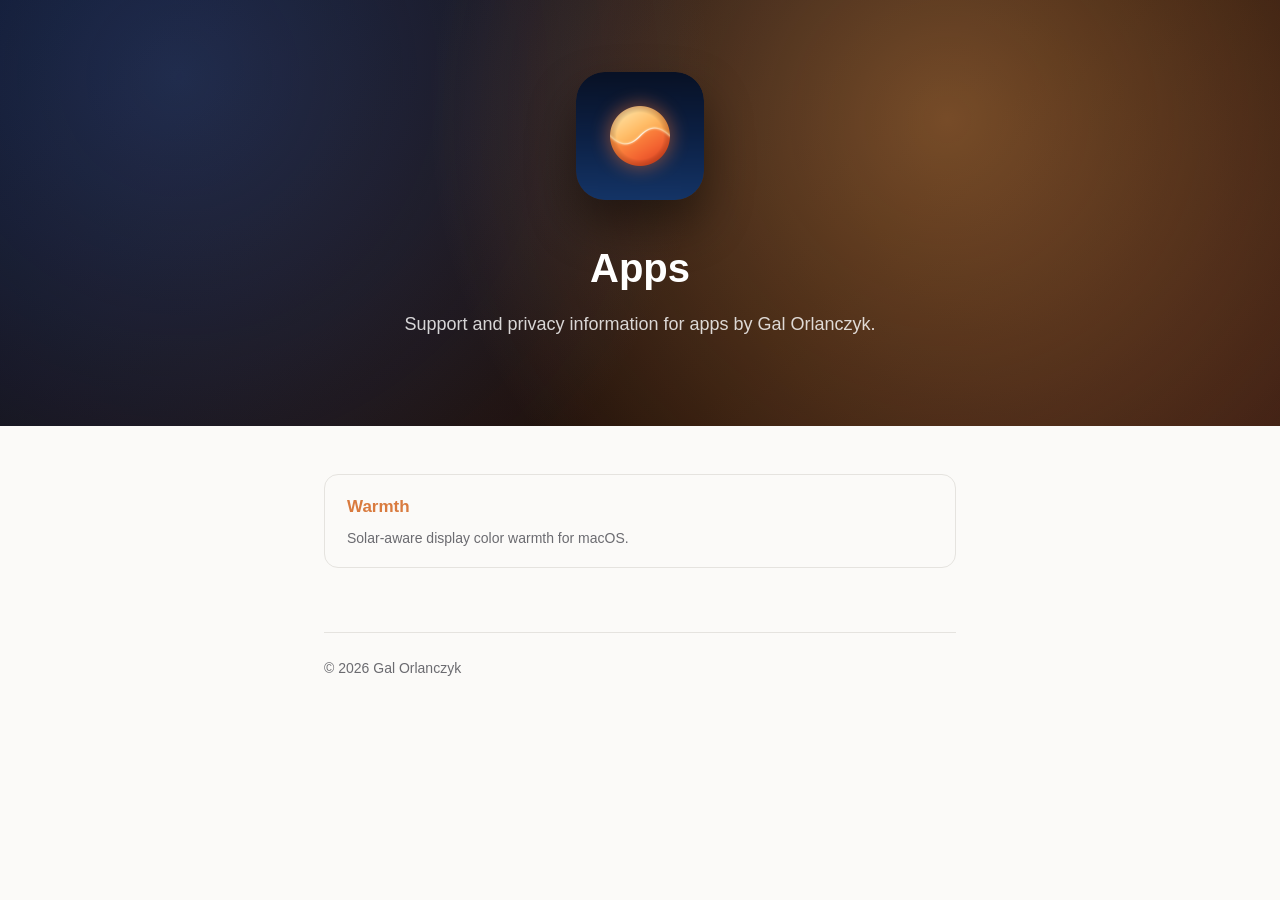
<file: index.html>
<!DOCTYPE html>
<html lang="en">
<head>
<meta charset="UTF-8">
<meta name="viewport" content="width=device-width, initial-scale=1.0">
<title>Gal Orlanczyk — Apps</title>
<link rel="stylesheet" href="style.css">
</head>
<body>
<div class="hero">
  <img class="icon" src="/assets/warmth-icon.png" alt="">
  <h1>Apps</h1>
  <p>Support and privacy information for apps by Gal Orlanczyk.</p>
</div>
<div class="wrap narrow-top">
  <ul class="apps" style="margin-top:48px;">
    <li>
      <a href="/warmth/">Warmth</a>
      <p class="muted" style="margin:6px 0 0;">Solar-aware display color warmth for macOS.</p>
    </li>
  </ul>

  <footer>
    &copy; 2026 Gal Orlanczyk
  </footer>
</div>
</body>
</html>
</file>
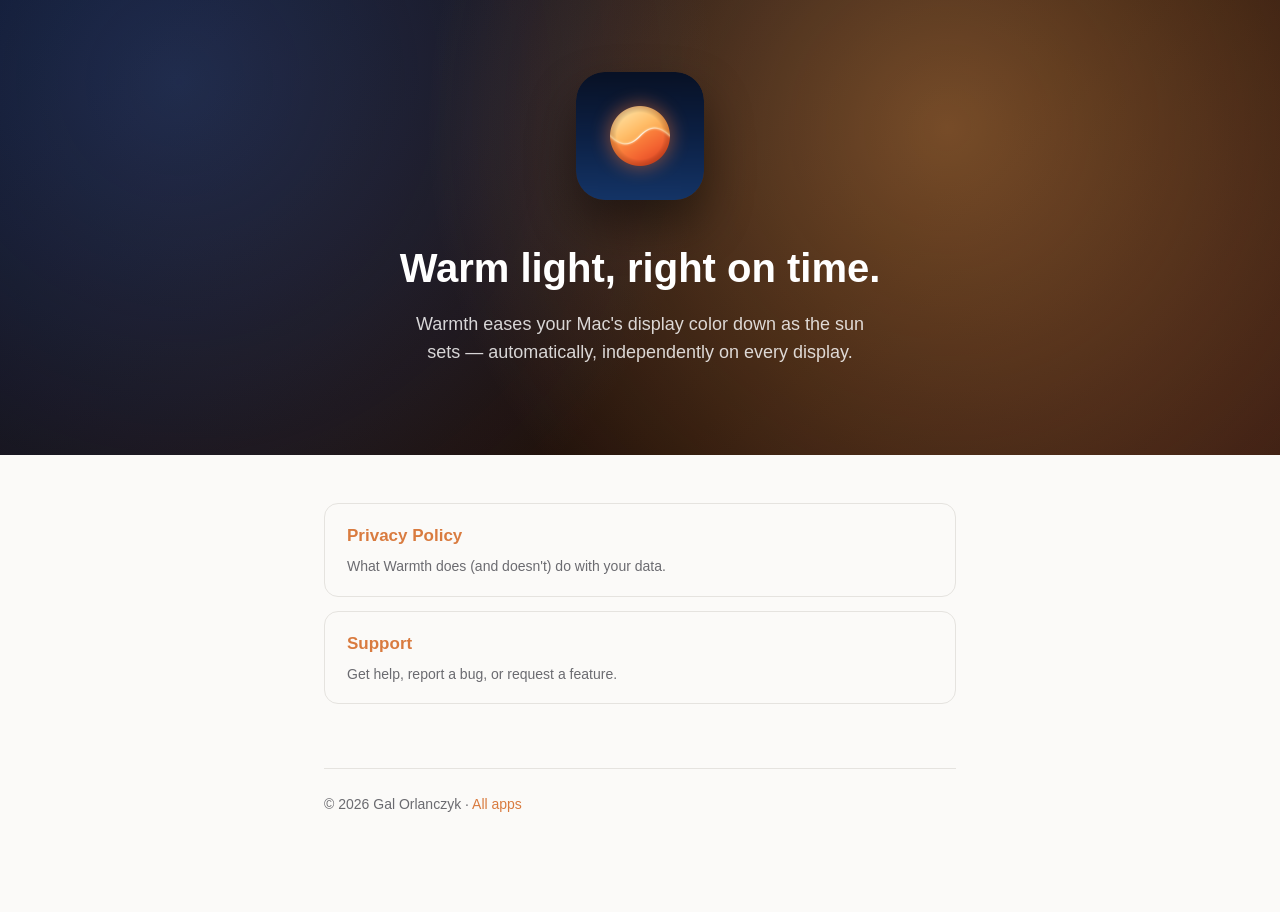
<file: warmth/index.html>
<!DOCTYPE html>
<html lang="en">
<head>
<meta charset="UTF-8">
<meta name="viewport" content="width=device-width, initial-scale=1.0">
<title>Warmth</title>
<link rel="stylesheet" href="../style.css">
</head>
<body>
<div class="hero">
  <img class="icon" src="../assets/warmth-icon.png" alt="">
  <h1>Warm light, right on time.</h1>
  <p>Warmth eases your Mac's display color down as the sun sets — automatically, independently on every display.</p>
</div>
<div class="wrap narrow-top">
  <ul class="apps" style="margin-top:48px;">
    <li>
      <a href="privacy.html">Privacy Policy</a>
      <p class="muted" style="margin:6px 0 0;">What Warmth does (and doesn't) do with your data.</p>
    </li>
    <li>
      <a href="support.html">Support</a>
      <p class="muted" style="margin:6px 0 0;">Get help, report a bug, or request a feature.</p>
    </li>
  </ul>

  <footer>
    &copy; 2026 Gal Orlanczyk &middot; <a href="/">All apps</a>
  </footer>
</div>
</body>
</html>
</file>
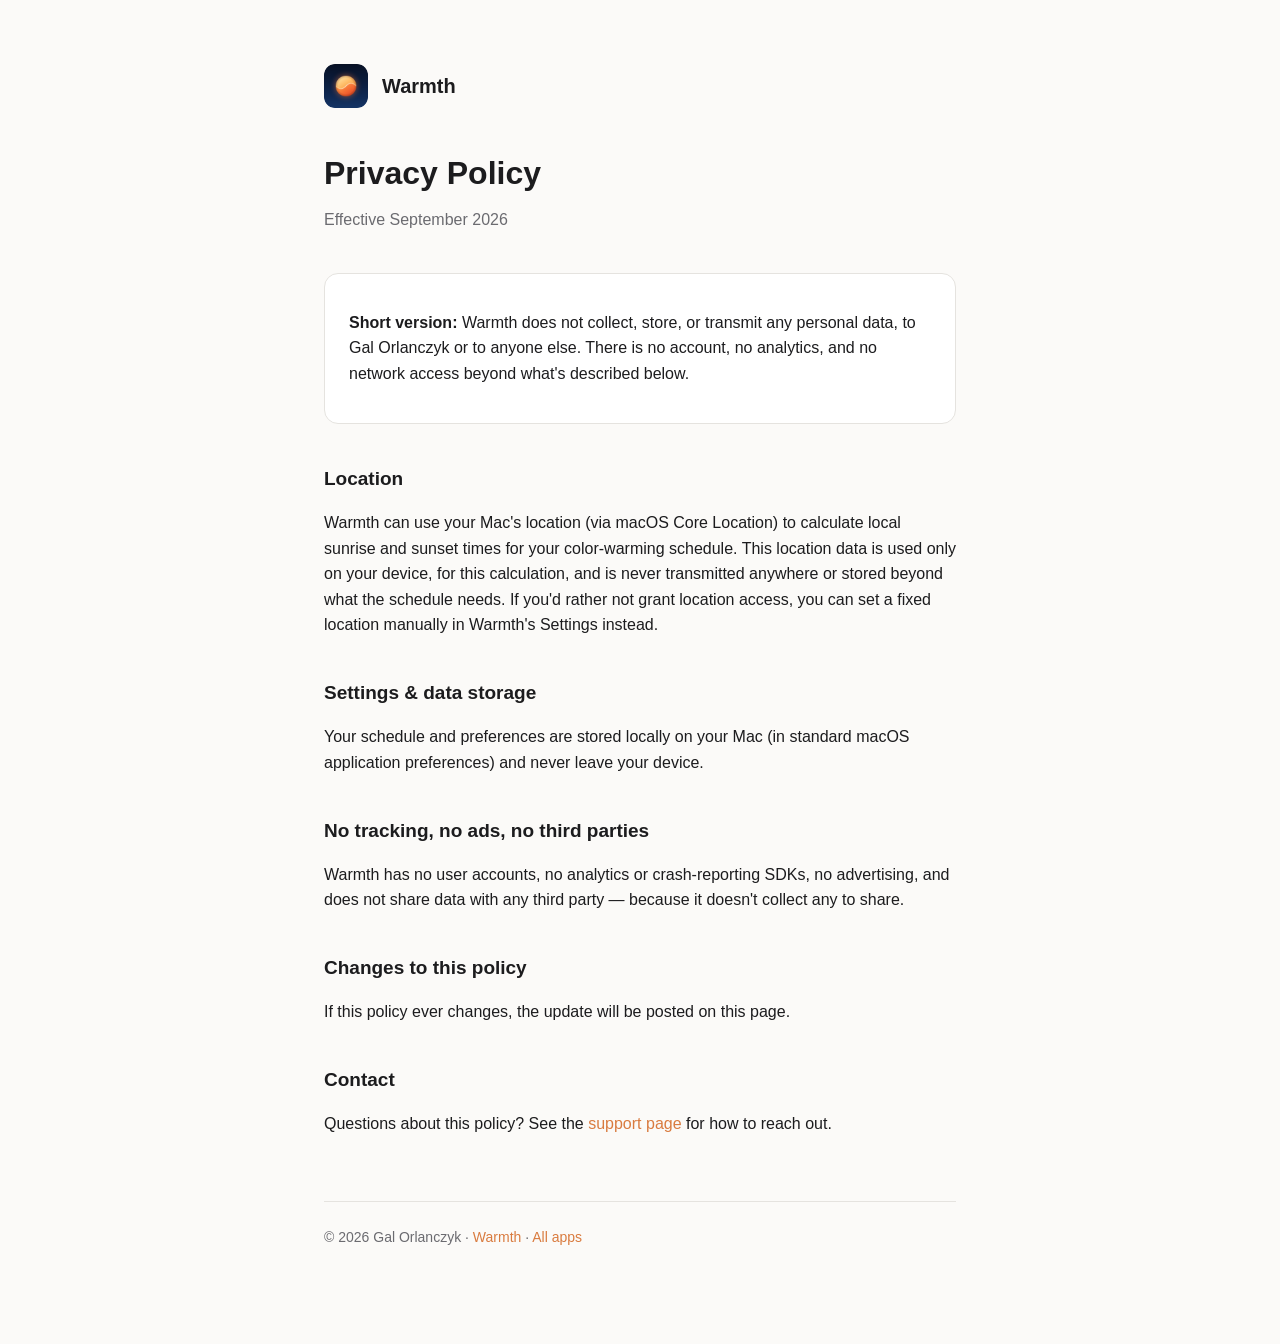
<file: warmth/privacy.html>
<!DOCTYPE html>
<html lang="en">
<head>
<meta charset="UTF-8">
<meta name="viewport" content="width=device-width, initial-scale=1.0">
<title>Warmth — Privacy Policy</title>
<link rel="stylesheet" href="../style.css">
</head>
<body>
<div class="wrap">
  <header class="page">
    <img src="../assets/warmth-icon.png" alt="">
    <div class="name">Warmth</div>
  </header>

  <h1>Privacy Policy</h1>
  <p class="subtitle">Effective September 2026</p>

  <div class="card">
    <p><strong>Short version:</strong> Warmth does not collect, store, or transmit any personal data, to Gal Orlanczyk or to anyone else. There is no account, no analytics, and no network access beyond what's described below.</p>
  </div>

  <h2>Location</h2>
  <p>
    Warmth can use your Mac's location (via macOS Core Location) to calculate local sunrise and
    sunset times for your color-warming schedule. This location data is used only on your device,
    for this calculation, and is never transmitted anywhere or stored beyond what the schedule needs.
    If you'd rather not grant location access, you can set a fixed location manually in Warmth's
    Settings instead.
  </p>

  <h2>Settings &amp; data storage</h2>
  <p>
    Your schedule and preferences are stored locally on your Mac (in standard macOS application
    preferences) and never leave your device.
  </p>

  <h2>No tracking, no ads, no third parties</h2>
  <p>
    Warmth has no user accounts, no analytics or crash-reporting SDKs, no advertising, and does not
    share data with any third party — because it doesn't collect any to share.
  </p>

  <h2>Changes to this policy</h2>
  <p>
    If this policy ever changes, the update will be posted on this page.
  </p>

  <h2>Contact</h2>
  <p>
    Questions about this policy? See the <a href="support.html">support page</a> for how to reach out.
  </p>

  <footer>
    &copy; 2026 Gal Orlanczyk &middot; <a href="index.html">Warmth</a> &middot; <a href="/">All apps</a>
  </footer>
</div>
</body>
</html>
</file>
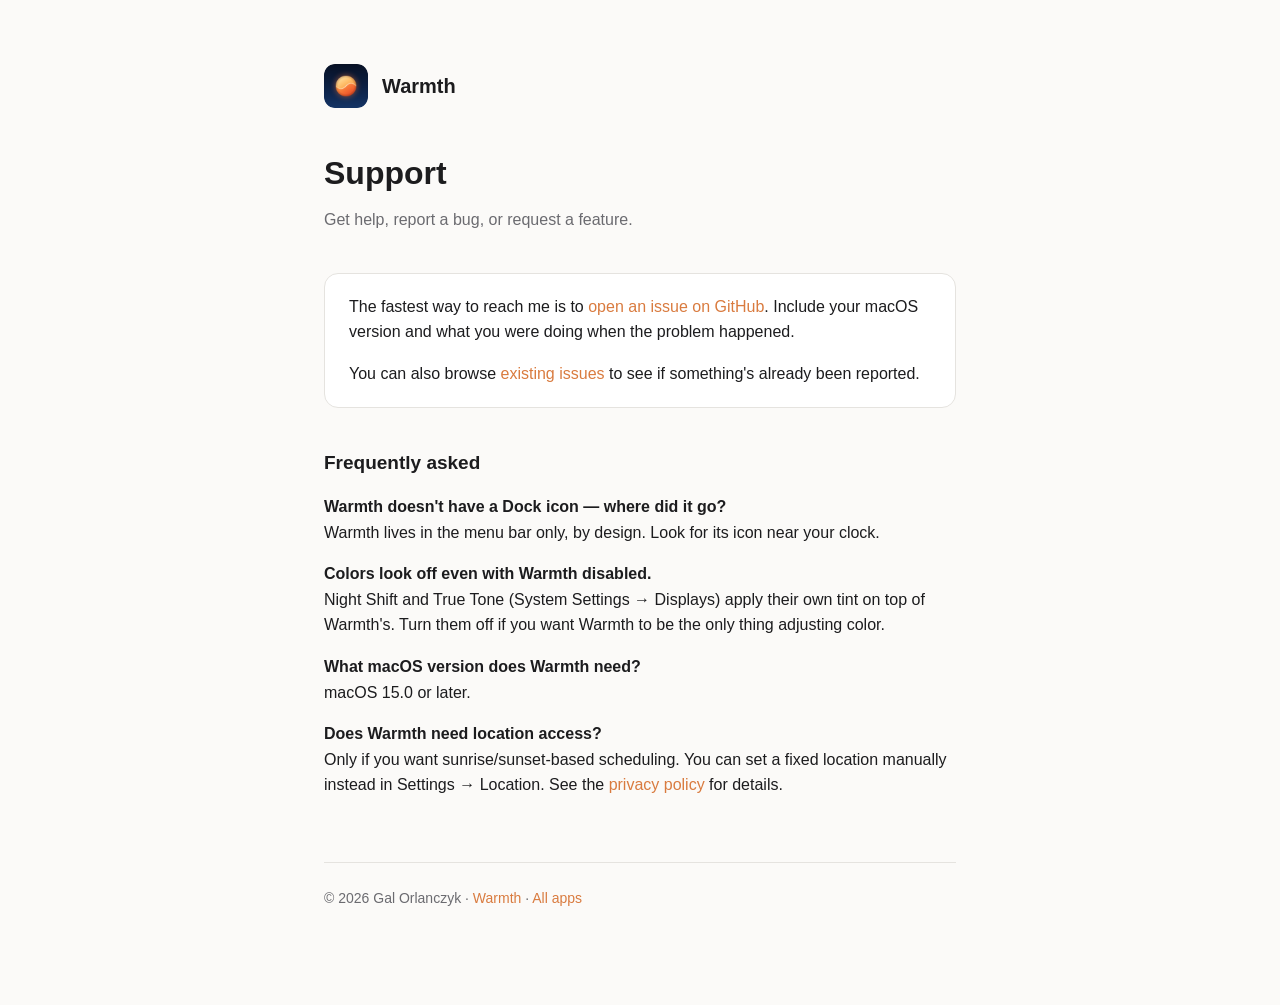
<file: warmth/support.html>
<!DOCTYPE html>
<html lang="en">
<head>
<meta charset="UTF-8">
<meta name="viewport" content="width=device-width, initial-scale=1.0">
<title>Warmth — Support</title>
<link rel="stylesheet" href="../style.css">
</head>
<body>
<div class="wrap">
  <header class="page">
    <img src="../assets/warmth-icon.png" alt="">
    <div class="name">Warmth</div>
  </header>

  <h1>Support</h1>
  <p class="subtitle">Get help, report a bug, or request a feature.</p>

  <div class="card">
    <p style="margin-top:0;">
      The fastest way to reach me is to
      <a href="https://github.com/gal-orlanczyk/gal-orlanczyk.github.io/issues/new?title=Warmth%3A%20">open an issue on GitHub</a>.
      Include your macOS version and what you were doing when the problem happened.
    </p>
    <p style="margin-bottom:0;">
      You can also browse
      <a href="https://github.com/gal-orlanczyk/gal-orlanczyk.github.io/issues">existing issues</a>
      to see if something's already been reported.
    </p>
  </div>

  <h2>Frequently asked</h2>

  <p><strong>Warmth doesn't have a Dock icon — where did it go?</strong><br>
  Warmth lives in the menu bar only, by design. Look for its icon near your clock.</p>

  <p><strong>Colors look off even with Warmth disabled.</strong><br>
  Night Shift and True Tone (System Settings &rarr; Displays) apply their own tint on top of
  Warmth's. Turn them off if you want Warmth to be the only thing adjusting color.</p>

  <p><strong>What macOS version does Warmth need?</strong><br>
  macOS 15.0 or later.</p>

  <p><strong>Does Warmth need location access?</strong><br>
  Only if you want sunrise/sunset-based scheduling. You can set a fixed location manually
  instead in Settings &rarr; Location. See the <a href="privacy.html">privacy policy</a> for details.</p>

  <footer>
    &copy; 2026 Gal Orlanczyk &middot; <a href="index.html">Warmth</a> &middot; <a href="/">All apps</a>
  </footer>
</div>
</body>
</html>
</file>
<file: style.css>
:root {
  color-scheme: light dark;
  --bg: #fbfaf8;
  --fg: #1c1c1e;
  --muted: #6b6b70;
  --accent: #d97b3f;
  --card: #ffffff;
  --border: #e5e3df;
}

@media (prefers-color-scheme: dark) {
  :root {
    --bg: #131316;
    --fg: #f2f1ee;
    --muted: #9a9a9f;
    --accent: #f0a565;
    --card: #1c1c1f;
    --border: #2c2c30;
  }
}

* { box-sizing: border-box; }

body {
  margin: 0;
  background: var(--bg);
  color: var(--fg);
  font-family: -apple-system, BlinkMacSystemFont, "SF Pro Text", "Segoe UI", Helvetica, Arial, sans-serif;
  line-height: 1.6;
}

.wrap {
  max-width: 680px;
  margin: 0 auto;
  padding: 64px 24px 96px;
}

.wrap.narrow-top {
  padding-top: 0;
}

header.page {
  display: flex;
  align-items: center;
  gap: 14px;
  margin-bottom: 40px;
}

header.page img {
  width: 44px;
  height: 44px;
  border-radius: 11px;
}

header.page .name {
  font-weight: 600;
  font-size: 20px;
}

/* Hero banner — echoes the app's marketing gradient (deep indigo -> warm amber) */
.hero {
  background:
    radial-gradient(circle at 74% 28%, rgba(255,170,90,0.38), transparent 52%),
    radial-gradient(circle at 14% 18%, rgba(70,110,200,0.30), transparent 46%),
    linear-gradient(135deg, #0a0e1c 0%, #241209 65%, #3a1c12 100%);
  color: #fff;
  text-align: center;
  padding: 72px 24px 88px;
}

.hero img.icon {
  width: 128px;
  height: 128px;
  border-radius: 29px;
  box-shadow: 0 24px 48px rgba(0,0,0,0.45);
  margin-bottom: 28px;
}

.hero h1 {
  font-size: 40px;
  margin: 0 0 10px;
  color: #fff;
}

.hero p {
  font-size: 18px;
  color: rgba(255,255,255,0.82);
  max-width: 480px;
  margin: 0 auto;
}

h1 {
  font-size: 32px;
  margin: 0 0 8px;
}

.subtitle {
  color: var(--muted);
  margin: 0 0 40px;
  font-size: 16px;
}

h2 {
  font-size: 19px;
  margin: 40px 0 12px;
}

p, li {
  font-size: 16px;
  color: var(--fg);
}

.muted {
  color: var(--muted);
  font-size: 14px;
}

a {
  color: var(--accent);
  text-decoration: none;
}
a:hover { text-decoration: underline; }

.card {
  background: var(--card);
  border: 1px solid var(--border);
  border-radius: 14px;
  padding: 20px 24px;
  margin: 20px 0;
}

.apps {
  list-style: none;
  padding: 0;
  margin: 24px 0;
}

.apps li {
  border: 1px solid var(--border);
  border-radius: 14px;
  padding: 18px 22px;
  margin-bottom: 14px;
}

.apps a {
  font-weight: 600;
  font-size: 17px;
}

footer {
  margin-top: 64px;
  padding-top: 24px;
  border-top: 1px solid var(--border);
  color: var(--muted);
  font-size: 14px;
}
</file>
